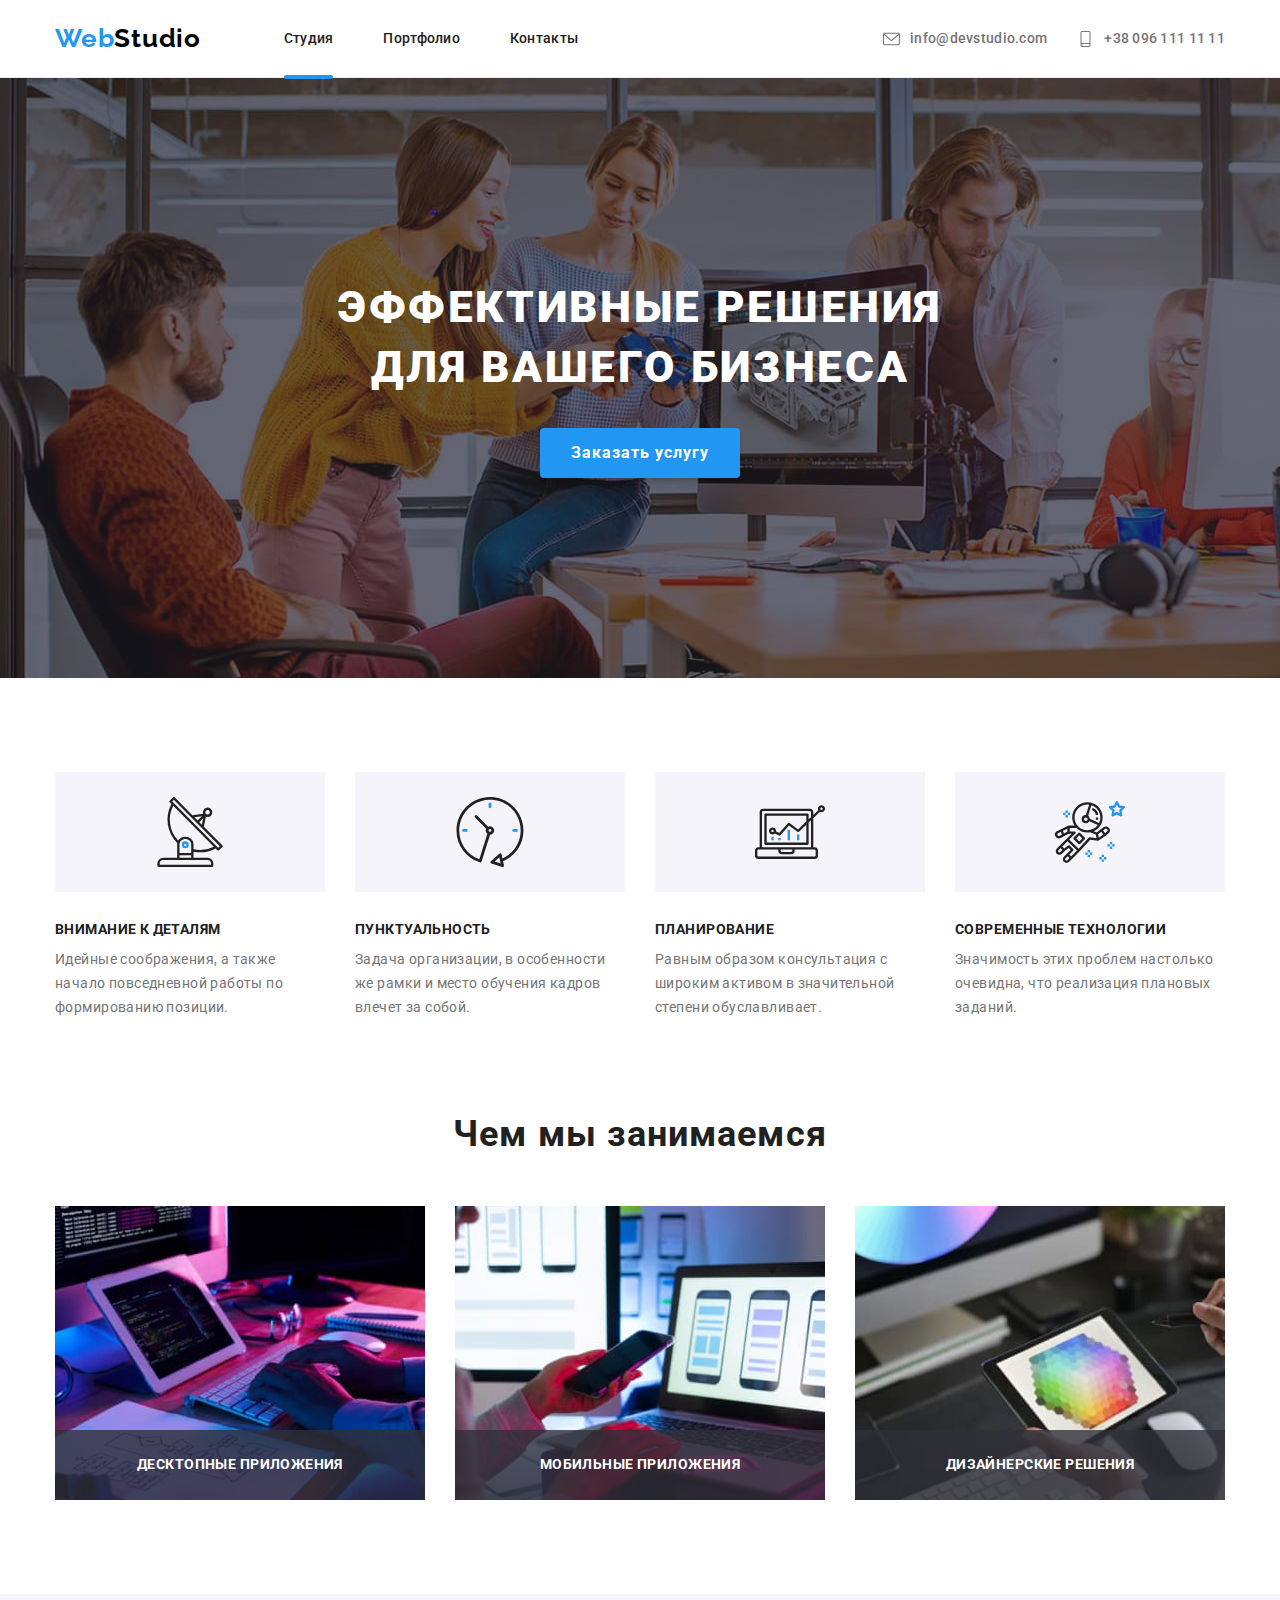
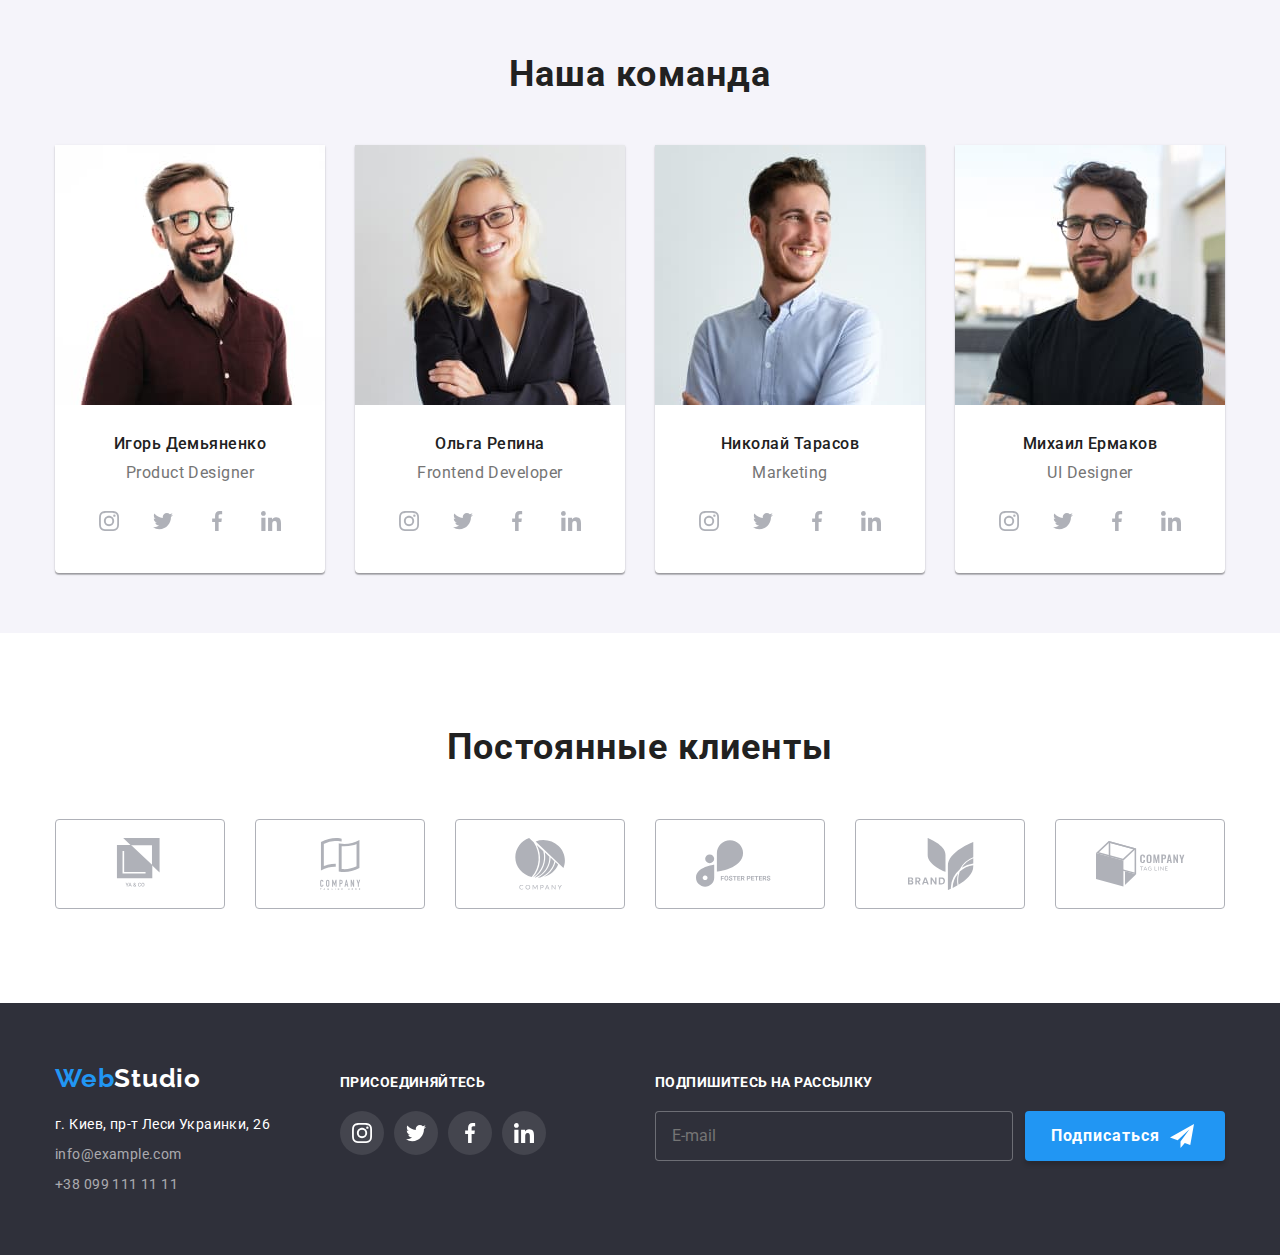
<file: index.html>
<!DOCTYPE html>
<html lang="ru">

<head>
  <meta charset="UTF-8" />
  <meta name="viewport" content="width=device-width, initial-scale=1.0" />
  <link href="https://fonts.googleapis.com/css2?family=Roboto:wght@400;500;700;900&display=swap" rel="stylesheet" />
  <link href="https://fonts.googleapis.com/css2?family=Raleway:wght@700&display=swap" rel="stylesheet" />
  <!-- <link rel="stylesheet" href="./css/normalize.css" /> -->
  <link rel="stylesheet" href="./css/main.min.css" />
  <title>Студия</title>
</head>

<body>
  <header class="header">
      <div class="container">
          <nav class="nav">
            <a href="./index.html" class="logo-title"><span class="logo-title--style">Web</span>Studio</a>
            <button type="button" class="header__menu-btn" data-menu-button aria-expanded="false">
              <svg class="header__menu-btn--svg" 
                   width="25" 
                   height="25" 
                   aria-label="переключатель мобильного меню">
                <use href="./images/sprite.svg#menu-btn-header" class="header__menu-btn--open"></use>
                <use href="./images/sprite.svg#close-btn-header" class="header__menu-btn--close"></use>
              </svg>
           </button>

            <div class="header__menu-container" data-menu>
              <ul class="menu menu-contacts">
                <li class="menu__item">
                  <a href="./index.html" class="menu__link current-page">Студия</a>
                </li>
                <li class="menu__item">
                  <a href="./portfolio.html" target="_self" class="menu__link">Портфолио</a>
                </li>
                <li class="menu__item">
                  <a href="" class="menu__link">Контакты</a>
                </li>
              </ul>
        
          
              <ul class="contacts menu-contacts">
                <li class="contacts__item">
                  <a href="mailto:info@devstudio.com" class="contacts__link">
                    <svg class="contacts__icon">
                      <use href="./images/sprite.svg#envelope"></use>
                    </svg>
                    info@devstudio.com</a>
                </li>
                <li class="contacts__item">
                  <a href="tel:+380961111111" class="contacts__link">
                    <svg class="contacts__icon">
                      <use href="./images/sprite.svg#smartphone"></use>
                    </svg>
                    +38 096 111 11 11</a>
                </li>
              </ul>
            </div>
          </nav>
        </div>
    </header>

  <main class="main">
    <!-- HERO -->
    <section class="hero">
      <div class="container">
        <h1 class="hero-title">Эффективные решения <br>для вашего бизнеса</h1>
        <button type="button" class="button" data-modal-open>Заказать услугу</button>
      </div>
    </section>
    <!-- Features -->
    <section class="features-section">
      <div class="container">
        <h2 hidden class="section-title">Особенности</h2>
        <ul class="features-list">
          <li class="features-item">
            <h3 class="features-title">Внимание к деталям</h3>
            <p class="features-description">
              Идейные соображения, а также начало повседневной работы по
              формированию позиции.
            </p>
          </li>
          <li class="features-item">
            <h3 class="features-title">Пунктуальность</h3>
            <p class="features-description">
              Задача организации, в особенности же рамки и место обучения
              кадров влечет за собой.
            </p>
          </li>
          <li class="features-item">
            <h3 class="features-title">Планирование</h3>
            <p class="features-description">
              Равным образом консультация с широким активом в значительной
              степени обуславливает.
            </p>
          </li>
          <li class="features-item">
            <h3 class="features-title">Современные технологии</h3>
            <p class="features-description">
              Значимость этих проблем настолько очевидна, что реализация
              плановых заданий.
            </p>
          </li>
        </ul>
      </div>
    </section>

    <!-- What we do -->
    <section class="activity-section">
      <div class="container">
        <h2 class="section-title">Чем мы занимаемся</h2>
        <ul class="activity-list">
          <li class="activity-item">
            <div class="activity-img">
              <img alt="разработчик пишет код на клавиатуре" src="./images/work-on-keyboard.jpg"
                srcset="./images/work-on-keyboard@2x.jpg 2x" width="370" height="294" />
              <p class="activity-text">Десктопные приложения</p>
            </div>
          </li>
          <li class="activity-item">
            <div class="activity-img">
              <img alt="девушка подбирает варианты дизайна сайта на ноутбуке" src="./images/laptop-work.jpg"
                srcset="./images/laptop-work@2x.jpg 2x" width="370" height="294" />
              <p class="activity-text">Мобильные приложения</p>
            </div>
          </li>
          <li class="activity-item">
            <div class="activity-img">
              <img alt="человек выбирает цвет из палитры на планшете" src="./images/tablet-work.jpg"
                srcset="./images/tablet-work@2x.jpg 2x" width="370" height="294" />
              <p class="activity-text">Дизайнерские решения</p>
            </div>
          </li>
        </ul>
      </div>
    </section>

    <!-- Our team -->
    <section class="team-section">
      <div class="container">
        <h2 class="section-title">Наша команда</h2>
        <ul class="team-card">
          <li class="team-card-item">
            <picture>
              <source srcset="./images/team/img-desktop.jpg 1x, ./images/team/img-desktop@2x.jpg 2x"
                media="(min-width: 1200px)">
              <source srcset="./images/team/img-tablet.jpg 1x, ./images/team/img-tablet@2x.jpg 2x"
                media="(min-width: 768px)">
              <source srcset="./images/team/img-mobile.jpg 1x, ./images/team/img-mobile@2x.jpg 2x"
                media="(min-width: 320px)">
              <img src="./images/team/img-mobile.jpg" alt="Фото Игоря Демьяненко" class="team-card-photo">
            </picture>
            <h3 class="team-employee name">Игорь Демьяненко</h3>
            <p class="team-employee" lang="en">Product Designer</p>
            <ul class="social-links__list">
              <li class="social-links__item">
                <a href="" class="social-links__icon">
                  <svg>
                    <use href="./images/sprite.svg#instagram"></use>
                  </svg>
                </a>
              </li>
              <li class="social-links__item">
                <a href="" class="social-links__icon">
                  <svg>
                    <use href="./images/sprite.svg#twitter"></use>
                  </svg>
                </a>
              </li>
              <li class="social-links__item">
                <a href="" class="social-links__icon">
                  <svg>
                    <use href="./images/sprite.svg#facebook"></use>
                  </svg>
                </a>
              </li>
              <li class="social-links__item">
                <a href="" class="social-links__icon">
                  <svg>
                    <use href="./images/sprite.svg#linkedin"></use>
                  </svg>
                </a>
              </li>
            </ul>
          </li>

          <li class="team-card-item">
            <picture>
              <source srcset="./images/team/img-1-desktop.jpg 1x, ./images/team/img-1-desktop@2x.jpg 2x"
                media="(min-width: 1200px)">
              <source srcset="./images/team/img-1-tablet.jpg 1x, ./images/team/img-1-tablet@2x.jpg 2x"
                media="(min-width: 768px)">
              <source srcset="./images/team/img-1-mobile.jpg 1x, ./images/team/img-1-mobile@2x.jpg 2x"
                media="(min-width: 320px)">
              <img src="./images/team/img-1-mobile.jpg" alt="Фото Ольги Репиной" class="team-card-photo">
            </picture>
            <h3 class="team-employee name">Ольга Репина</h3>
            <p class="team-employee" lang="en">Frontend Developer</p>
            <ul class="social-links__list">
              <li class="social-links__item">
                <a href="" class="social-links__icon">
                  <svg>
                    <use href="./images/sprite.svg#instagram"></use>
                  </svg>
                </a>
              </li>
              <li class="social-links__item">
                <a href="" class="social-links__icon">
                  <svg>
                    <use href="./images/sprite.svg#twitter"></use>
                  </svg>
                </a>
              </li>
              <li class="social-links__item">
                <a href="" class="social-links__icon">
                  <svg>
                    <use href="./images/sprite.svg#facebook"></use>
                  </svg>
                </a>
              </li>
              <li class="social-links__item">
                <a href="" class="social-links__icon">
                  <svg>
                    <use href="./images/sprite.svg#linkedin"></use>
                  </svg>
                </a>
              </li>
            </ul>
          </li>

          <li class="team-card-item">
            <picture>
              <source srcset="./images/team/img-2-desktop.jpg 1x, ./images/team/img-2-desktop@2x.jpg 2x"
                media="(min-width: 1200px)">
              <source srcset="./images/team/img-2-tablet.jpg 1x, ./images/team/img-2-tablet@2x.jpg 2x"
                media="(min-width: 768px)">
              <source srcset="./images/team/img-2-mobile.jpg 1x, ./images/team/img-2-mobile@2x.jpg 2x"
                media="(min-width: 320px)">
              <img src="./images/team/img-2-mobile.jpg" alt="Фото Николая Тарасова" class="team-card-photo">
            </picture>
            <h3 class="team-employee name">Николай Тарасов</h3>
            <p class="team-employee" lang="en">Marketing</p>
            <ul class="social-links__list">
              <li class="social-links__item">
                <a href="" class="social-links__icon">
                  <svg>
                    <use href="./images/sprite.svg#instagram"></use>
                  </svg>
                </a>
              </li>
              <li class="social-links__item">
                <a href="" class="social-links__icon">
                  <svg>
                    <use href="./images/sprite.svg#twitter"></use>
                  </svg>
                </a>
              </li>
              <li class="social-links__item">
                <a href="" class="social-links__icon">
                  <svg>
                    <use href="./images/sprite.svg#facebook"></use>
                  </svg>
                </a>
              </li>
              <li class="social-links__item">
                <a href="" class="social-links__icon">
                  <svg>
                    <use href="./images/sprite.svg#linkedin"></use>
                  </svg>
                </a>
              </li>
            </ul>
          </li>
          <li class="team-card-item">
            <picture>
              <source srcset="./images/team/img-3-desktop.jpg 1x, ./images/team/img-3-desktop@2x.jpg 2x"
                media="(min-width: 1200px)">
              <source srcset="./images/team/img-3-tablet.jpg 1x, ./images/team/img-3-tablet@2x.jpg 2x"
                media="(min-width: 768px)">
              <source srcset="./images/team/img-3-mobile.jpg 1x, ./images/team/img-3-mobile@2x.jpg 2x"
                media="(min-width: 320px)">
              <img src="./images/team/img-3-mobile.jpg" alt="Фото Михаила Ермакова" class="team-card-photo">
            </picture>
            <h3 class="team-employee name">Михаил Ермаков</h3>
            <p class="team-employee" lang="en">UI Designer</p>

            <ul class="social-links__list">
              <li class="social-links__item">
                <a href="" class="social-links__icon">
                  <svg>
                    <use href="./images/sprite.svg#instagram"></use>
                  </svg>
                </a>
              </li>
              <li class="social-links__item">
                <a href="" class="social-links__icon">
                  <svg>
                    <use href="./images/sprite.svg#twitter"></use>
                  </svg>
                </a>
              </li>
              <li class="social-links__item">
                <a href="" class="social-links__icon">
                  <svg>
                    <use href="./images/sprite.svg#facebook"></use>
                  </svg>
                </a>
              </li>
              <li class="social-links__item">
                <a href="" class="social-links__icon">
                  <svg>
                    <use href="./images/sprite.svg#linkedin"></use>
                  </svg>
                </a>
              </li>
            </ul>
          </li>
        </ul>
      </div>
    </section>

    <section class="clients">
      <div class="container">
        <h2 class="section-title">Постоянные клиенты</h2>
        <ul class="clients__list">
          <li class="clients__item">
            <a href="" class="clients__logo">
              <svg>
                <use href="./images/sprite.svg#logo-1"></use>
              </svg>
            </a>
          </li>
          <li class="clients__item">
            <a href="" class="clients__logo">
              <svg>
                <use href="./images/sprite.svg#logo-2"></use>
              </svg>
            </a>
          </li>
          <li class="clients__item">
            <a href="" class="clients__logo">
              <svg>
                <use href="./images/sprite.svg#logo-3"></use>
              </svg>
            </a>
          </li>
          <li class="clients__item">
            <a href="" class="clients__logo">
              <svg>
                <use href="./images/sprite.svg#logo-4"></use>
              </svg>
            </a>
          </li>
          <li class="clients__item">
            <a href="" class="clients__logo">
              <svg>
                <use href="./images/sprite.svg#logo-5"></use>
              </svg>
            </a>
          </li>
          <li class="clients__item">
            <a href="" class="clients__logo">
              <svg>
                <use href="./images/sprite.svg#logo-6"></use>
              </svg>
            </a>
          </li>
        </ul>
      </div>
    </section>
  </main>

  <footer class="footer">
    <div class="container footer-container">
      
        <div class="address-container">
          <h2 lang="en" class="logo-footer-margin">
            <a href="./index.html" class="logo-title logo-footer"><span class="logo-title--style">Web</span>Studio</a>
          </h2>
          <address class="address-footer">
            <ul class="address-list">
              <li>
                <a href="https://goo.gl/maps/prgFG9baDRmCMGkZ7" target="_blank">г. Киев, пр-т Леси Украинки, 26</a><br />
              </li>
        
              <li class="address-item">
                <a href="mailto:info@example.com">info@example.com</a>
                <br />
              </li>
        
              <li class="address-item">
                <a href="tel:+380991111111">+38 099 111 11 11</a>
              </li>
            </ul>
          </address>
        </div>
        
        <div class="social-links__footer">
          <em class="social-links__title">Присоединяйтесь</em>
          <ul class="social-links__list_footer">
            <li class="social-links__item_margin">
              <a href="" class="social-links__icon_footer">
                <svg>
                  <use href="./images/sprite.svg#instagram"></use>
                </svg>
              </a>
            </li>
            <li class="social-links__item_margin">
              <a href="" class="social-links__icon_footer">
                <svg>
                  <use href="./images/sprite.svg#twitter"></use>
                </svg>
              </a>
            </li>
            <li class="social-links__item_margin">
              <a href="" class="social-links__icon_footer">
                <svg>
                  <use href="./images/sprite.svg#facebook"></use>
                </svg>
              </a>
            </li>
            <li class="social-links__item_margin">
              <a href="" class="social-links__icon_footer">
                <svg>
                  <use href="./images/sprite.svg#linkedin"></use>
                </svg>
              </a>
            </li>
          </ul>
        </div>
      

      <div class="social-links__footer subscribe__form">
        <form>
          <div role="group">
            <em class="social-links__title">Подпишитесь на рассылку</em>
            <div class="subscribe__form--position">
              <label>
                <input type="email" name="client-email(subscribe)" placeholder="E-mail" class="subscribe__form-field">
              </label>
              <button type="submit" class="button send-button">Подписаться
                <svg class="subscribe__icon--send">
                  <use href="./images/sprite.svg#send-icon"></use>
                </svg>
              </button>
            </div>
          </div>
        </form>
      </div>
    </div>
  </footer>

  <div class="backdrop is-hidden" data-modal>
      <div class="modal">
        <button type="button" class="close-btn" data-modal-close>
          <svg class="close-btn-icon">
            <use href="./images/sprite.svg#close-btn"></use>
          </svg>
        </button>
      
        <form class="order-form">
          <div role="group">
            <h2 class="order-form__title">Оставьте свои данные, мы вам перезвоним</h2>
      
            <label class="order-form__label">
              Имя
              <input type="text" name="client-name" class="order-form__field" placeholder=" " required autocomplete="off">
              <svg class="order-form__image">
                <use href="./images/sprite.svg#person-icon"></use>
              </svg>
      
            </label>
      
            <label class="order-form__label">
              Телефон
              <input type="tel" name="client-tel" class="order-form__field" required autocomplete="off">
              <svg class="order-form__image">
                <use href="./images/sprite.svg#phone-icon"></use>
              </svg>
      
            </label>
      
            <label class="order-form__label">
              Почта
              <input type="email" name="client-email" class="order-form__field" required autocomplete="off">
              <svg class="order-form__image">
                <use href="./images/sprite.svg#email-icon"></use>
              </svg>
      
            </label>
      
            <label class="order-form__label order-form__label--margin">
              Комментарий
              <textarea name="client-comment" class="order-form__field order-form__textarea" placeholder="Введите текст"
                autocomplete="off"></textarea>
            </label>
      
            <input type="checkbox" id="check-policy" name="policy" class="order-form__checkbox visually-hidden"
              value="accept-policy" checked>
            <label for="check-policy" class="order-form__policy">
              Соглашаюсь с рассылкой и принимаю &nbsp;<a href="#" class="order-form__link">Условия
                договора</a>
            </label>
      
            <button type="submit" class="button order-form__button--centered">Отправить</button>
      
          </div>
      
        </form>
      </div>
    </div>

  <script src="./js/modal.js">
  </script>
  <script src="./js/menu.js">
  </script>
</body>

</html>
</file>
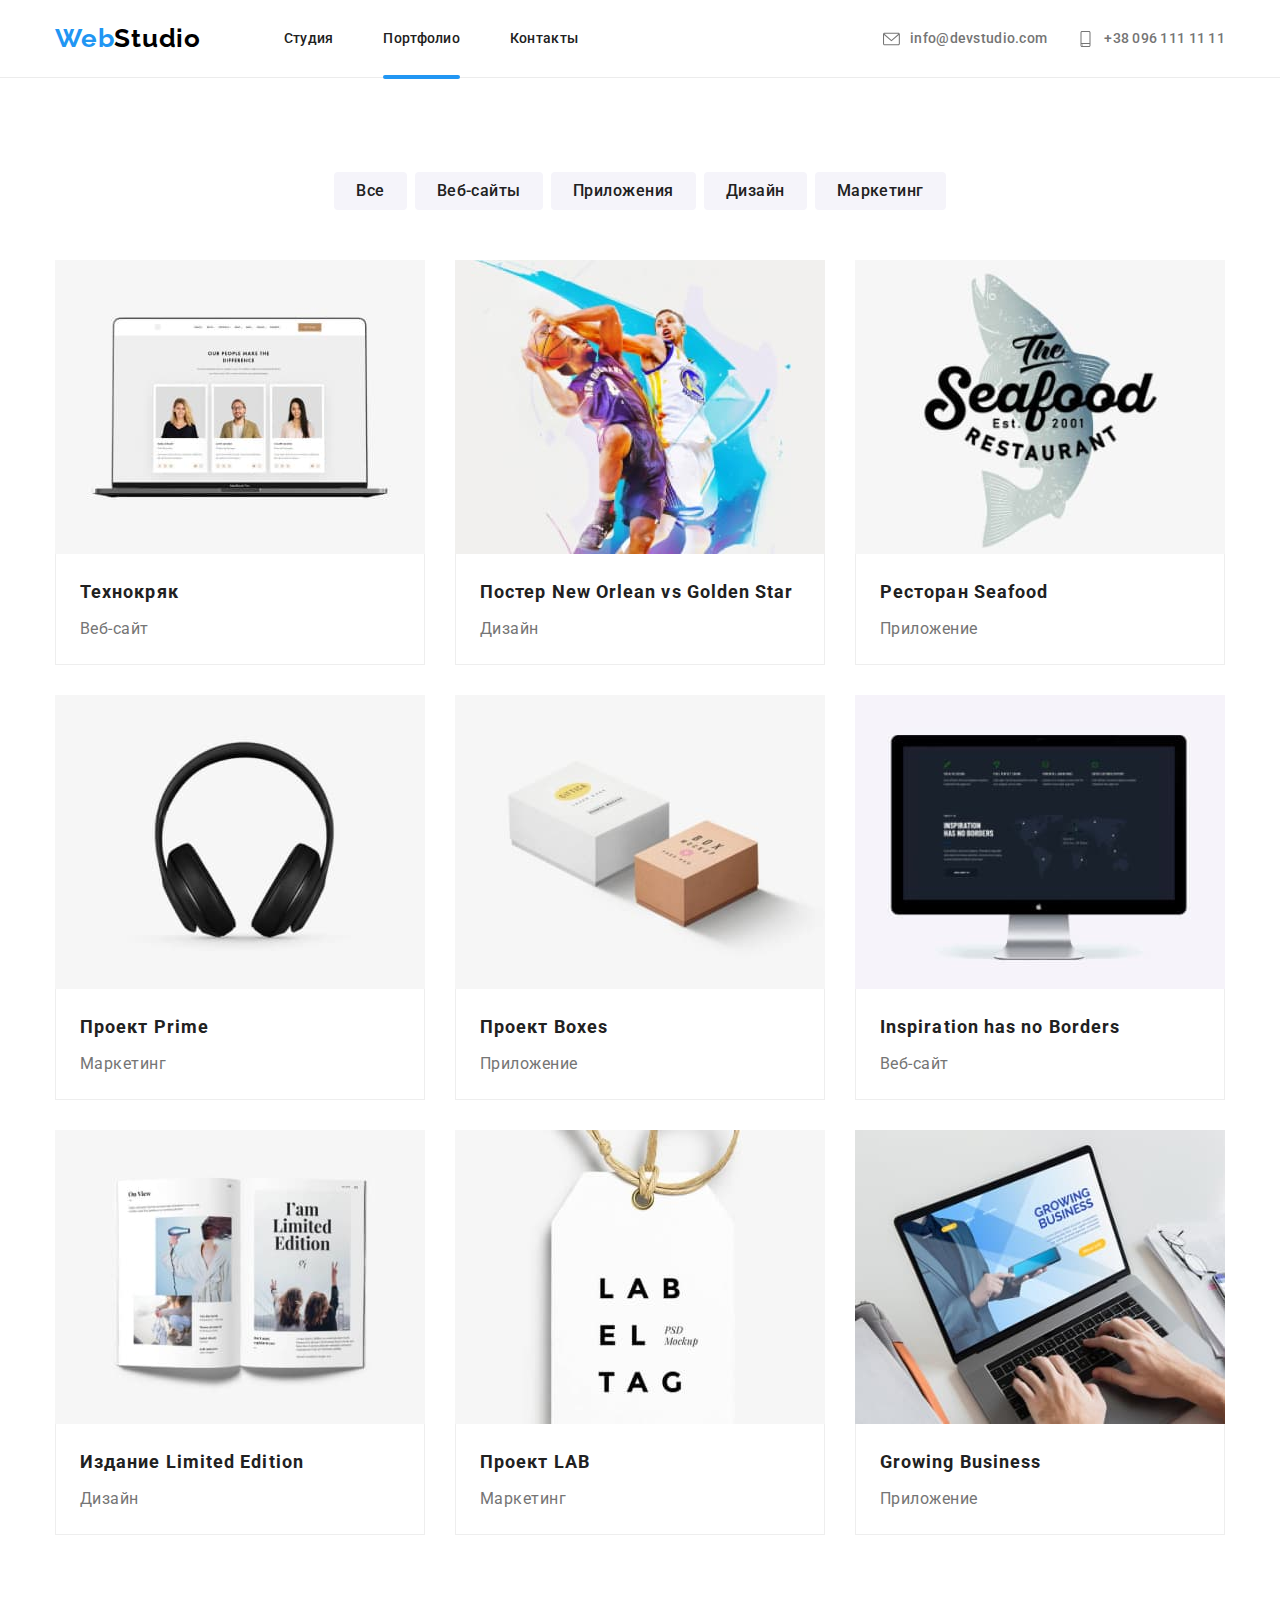
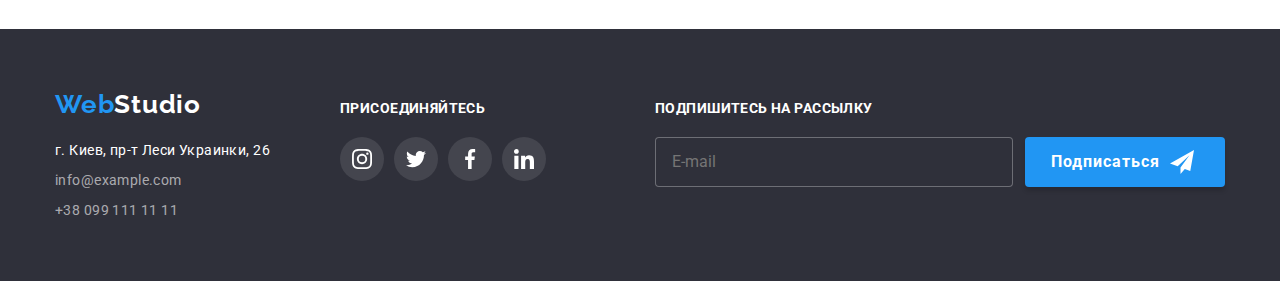
<file: portfolio.html>
<!-- PORTFOLIO -->
<!DOCTYPE html>
<html lang="ru">
  <head>
    <meta charset="UTF-8" />
    <meta name="viewport" content="width=device-width, initial-scale=1.0" />
    <link
      href="https://fonts.googleapis.com/css2?family=Roboto:wght@400;500;700;900&display=swap"
      rel="stylesheet"
    />
    <link
      href="https://fonts.googleapis.com/css2?family=Raleway:wght@700&display=swap"
      rel="stylesheet"
    />
    <!-- <link rel="stylesheet" href="./css/normalize.css" /> -->
    <link rel="stylesheet" href="./css/portfolio.min.css">
    <title>Портфолио</title>
  </head>
  <body>
    <header class="header">
      <div class="container">
          <nav class="nav">
            <a href="./index.html" class="logo-title"><span class="logo-title--style">Web</span>Studio</a>
            <button type="button" class="header__menu-btn" data-menu-button aria-expanded="false">
              <svg class="header__menu-btn--svg" 
                   width="25" 
                   height="25" 
                   aria-label="переключатель мобильного меню">
                <use href="./images/sprite.svg#menu-btn-header" class="header__menu-btn--open"></use>
                <use href="./images/sprite.svg#close-btn-header" class="header__menu-btn--close"></use>
              </svg>
           </button>

            <div class="header__menu-container" data-menu>
              <ul class="menu menu-contacts">
                <li class="menu__item">
                  <a href="./index.html" class="menu__link">Студия</a>
                </li>
                <li class="menu__item">
                  <a href="./portfolio.html" target="_self" class="menu__link current-page">Портфолио</a>
                </li>
                <li class="menu__item">
                  <a href="" class="menu__link">Контакты</a>
                </li>
              </ul>
        
          
              <ul class="contacts menu-contacts">
                <li class="contacts__item">
                  <a href="mailto:info@devstudio.com" class="contacts__link">
                    <svg class="contacts__icon">
                      <use href="./images/sprite.svg#envelope"></use>
                    </svg>
                    info@devstudio.com</a>
                </li>
                <li class="contacts__item">
                  <a href="tel:+380961111111" class="contacts__link">
                    <svg class="contacts__icon">
                      <use href="./images/sprite.svg#smartphone"></use>
                    </svg>
                    +38 096 111 11 11</a>
                </li>
              </ul>
            </div>
          </nav>
        </div>
    </header>
    <main class="main">
      <section class="portfolio">
        <div class="container">
          <h2 hidden>Портфолио</h2>
          <ul class="filter-list">
            <li class="filter-item">
              <a href="" class="filter-btn">Все</a>
            </li>
            <li class="filter-item">
              <a href="" class="filter-btn">Веб-сайты</a>
            </li>
            <li class="filter-item">
              <a href="" class="filter-btn">Приложения</a>
            </li>
            <li class="filter-item">
              <a href="" class="filter-btn">Дизайн</a>
            </li>
            <li class="filter-item">
              <a href="" class="filter-btn">Маркетинг</a>
            </li>
          </ul>
        </div>

        <div class="container">
          <ul class="project-list">
            <li class="project-item">
              <a href="">
                <div class="project-image">
                  <picture>
                    <source srcset="./images/portfolio-img/technokrack.jpg 1x, ./images/portfolio-img/technokrack@2x.jpg 2x" media="(min-width: 1200px)">
                    <source srcset="./images/portfolio-img/tablet/tech-tab.jpg 1x, ./images/portfolio-img/tablet/tech-tab@2x.jpg 2x" media="(min-width: 768px)">
                    <source srcset="./images/portfolio-img/mobile/tech-mob.jpg 1x, ./images/portfolio-img/mobile/tech-mob@2x.jpg 2x" media="(min-width: 320px)">
                    <img src="./images/portfolio-img/mobile/tech-mob.jpg" alt="Веб-сайт Технокряк">
                  </picture>
                  <p class="project-overlay">
                    Технокряк это современная площадка распространения
                    коронавируса. Компании используют эту платформу для
                    цифрового шпионажа и атак на защищённые сервера конкурентов.
                  </p>
                </div>
                <div class="project__text_border">
                  <h3 class="project-title">Технокряк</h3>
                  <p class="project-category">Веб-сайт</p>
                </div>
              </a>
            </li>
            <li class="project-item">
              <a href="">
                <div class="project-image">
                  <picture>
                    <source srcset="./images/portfolio-img/poster-new-orlean.jpg 1x, ./images/portfolio-img/poster-new-orlean@2x.jpg 2x"
                      media="(min-width: 1200px)">
                    <source srcset="./images/portfolio-img/tablet/poster-tab.jpg 1x, ./images/portfolio-img/tablet/poster-tab@2x.jpg 2x"
                      media="(min-width: 768px)">
                    <source srcset="./images/portfolio-img/mobile/poster-mob.jpg 1x, ./images/portfolio-img/mobile/poster-mob@2x.jpg 2x"
                      media="(min-width: 320px)">
                    <img src="./images/portfolio-img/mobile/poster-mob.jpg" alt="Постер с баскетболистами">
                  </picture>
                  <p class="project-overlay">
                    Технокряк это современная площадка распространения
                    коронавируса. Компании используют эту платформу для
                    цифрового шпионажа и атак на защищённые сервера конкурентов.
                  </p>
                </div>
                <div class="project__text_border">
                  <h3 class="project-title">
                    Постер <span lang="en">New Orlean vs Golden Star</span>
                  </h3>
                  <p class="project-category">Дизайн</p>
                </div>
              </a>
            </li>
            <li class="project-item">
              <a href="">
                <div class="project-image">
                  <picture>
                    <source srcset="./images/portfolio-img/seafood.jpg 1x, ./images/portfolio-img/seafood@2x.jpg 2x"
                      media="(min-width: 1200px)">
                    <source srcset="./images/portfolio-img/tablet/seafood-tab.jpg 1x, ./images/portfolio-img/tablet/seafood-tab@2x.jpg 2x"
                      media="(min-width: 768px)">
                    <source srcset="./images/portfolio-img/mobile/seafood-mob.jpg 1x, ./images/portfolio-img/mobile/seafood-mob@2x.jpg 2x"
                      media="(min-width: 320px)">
                    <img src="./images/portfolio-img/mobile/seafood.jpg" alt="Ресторан Сиафуд">
                  </picture>
                  <p class="project-overlay">
                    Технокряк это современная площадка распространения
                    коронавируса. Компании используют эту платформу для
                    цифрового шпионажа и атак на защищённые сервера конкурентов.
                  </p>
                </div>

                <div class="project__text_border">
                  <h3 class="project-title">
                    Ресторан <span lang="en">Seafood</span>
                  </h3>
                  <p class="project-category">Приложение</p>
                </div>
              </a>
            </li>
            <li class="project-item">
              <a href="">
                <div class="project-image">
                  <picture>
                    <source srcset="./images/portfolio-img/project-prime.jpg 1x, ./images/portfolio-img/project-prime@2x.jpg 2x"
                      media="(min-width: 1200px)">
                    <source srcset="./images/portfolio-img/tablet/headph-tab.jpg 1x, ./images/portfolio-img/tablet/headph-tab@2x.jpg 2x"
                      media="(min-width: 768px)">
                    <source srcset="./images/portfolio-img/mobile/headph-mob.jpg 1x, ./images/portfolio-img/mobile/headph-mob@2x.jpg 2x"
                      media="(min-width: 320px)">
                    <img src="./images/portfolio-img/mobile/headph-mob.jpg" alt="Фото наушников">
                  </picture>
                  <p class="project-overlay">
                    Технокряк это современная площадка распространения
                    коронавируса. Компании используют эту платформу для
                    цифрового шпионажа и атак на защищённые сервера конкурентов.
                  </p>
                </div>

                <div class="project__text_border">
                  <h3 class="project-title">
                    Проект <span lang="en">Prime</span>
                  </h3>
                  <p class="project-category">Маркетинг</p>
                </div>
              </a>
            </li>
            <li class="project-item">
              <a href="">
                <div class="project-image">
                  <picture>
                    <source srcset="./images/portfolio-img/boxes.jpg 1x, ./images/portfolio-img/boxes@2x.jpg 2x"
                      media="(min-width: 1200px)">
                    <source srcset="./images/portfolio-img/tablet/boxes-tab.jpg 1x, ./images/portfolio-img/tablet/boxes-tab@2x.jpg 2x"
                      media="(min-width: 768px)">
                    <source srcset="./images/portfolio-img/mobile/boxes-mob.jpg 1x, ./images/portfolio-img/mobile/boxes-mob@2x.jpg 2x"
                      media="(min-width: 320px)">
                    <img src="./images/portfolio-img/mobile/boxes-mob.jpg" alt="Коробки">
                  </picture>
                  <p class="project-overlay">
                    Технокряк это современная площадка распространения
                    коронавируса. Компании используют эту платформу для
                    цифрового шпионажа и атак на защищённые сервера конкурентов.
                  </p>
                </div>
                <div class="project__text_border">
                  <h3 class="project-title">
                    Проект <span lang="en">Boxes</span>
                  </h3>
                  <p class="project-category">Приложение</p>
                </div>
              </a>
            </li>
            <li class="project-item">
              <a href="">
                <div class="project-image">
                  <picture>
                    <source srcset="./images/portfolio-img/inspiration.jpg 1x, ./images/portfolio-img/inspiration@2x.jpg 2x"
                      media="(min-width: 1200px)">
                    <source srcset="./images/portfolio-img/tablet/monitor-tab.jpg 1x, ./images/portfolio-img/tablet/monitor-tab@2x.jpg 2x"
                      media="(min-width: 768px)">
                    <source srcset="./images/portfolio-img/mobile/monitor-mob.jpg 1x, ./images/portfolio-img/mobile/monitor-mob@2x.jpg 2x"
                      media="(min-width: 320px)">
                    <img src="./images/portfolio-img/mobile/monitor-mob.jpg" alt="Монитор">
                  </picture>
                  <p class="project-overlay">
                    Технокряк это современная площадка распространения
                    коронавируса. Компании используют эту платформу для
                    цифрового шпионажа и атак на защищённые сервера конкурентов.
                  </p>
                </div>
                <div class="project__text_border">
                  <h3 lang="en" class="project-title">
                    Inspiration has no Borders
                  </h3>
                  <p class="project-category">Веб-сайт</p>
                </div>
              </a>
            </li>
            <li class="project-item">
              <a href="">
                <div class="project-image">
                  <picture>
                    <source srcset="./images/portfolio-img/limited-edition.jpg 1x, ./images/portfolio-img/limited-edition@2x.jpg 2x"
                      media="(min-width: 1200px)">
                    <source srcset="./images/portfolio-img/tablet/book-tab.jpg 1x, ./images/portfolio-img/tablet/book-tab@2x.jpg 2x"
                      media="(min-width: 768px)">
                    <source srcset="./images/portfolio-img/mobile/book-mob.jpg 1x, ./images/portfolio-img/mobile/book-mob@2x.jpg 2x"
                      media="(min-width: 320px)">
                    <img src="./images/portfolio-img/mobile/book-mob.jpg" alt="Журнал">
                  </picture>
                  <p class="project-overlay">
                    Технокряк это современная площадка распространения
                    коронавируса. Компании используют эту платформу для
                    цифрового шпионажа и атак на защищённые сервера конкурентов.
                  </p>
                </div>
                <div class="project__text_border">
                  <h3 class="project-title">
                    Издание <span lang="en">Limited Edition</span>
                  </h3>
                  <p class="project-category">Дизайн</p>
                </div>
              </a>
            </li>
            <li class="project-item">
              <a href="">
                <div class="project-image">
                  <picture>
                    <source srcset="./images/portfolio-img/project-lab.jpg 1x, ./images/portfolio-img/project-lab@2x.jpg 2x"
                      media="(min-width: 1200px)">
                    <source srcset="./images/portfolio-img/tablet/label-tab.jpg 1x, ./images/portfolio-img/tablet/label-tab@2x.jpg 2x"
                      media="(min-width: 768px)">
                    <source srcset="./images/portfolio-img/mobile/label-mob.jpg 1x, ./images/portfolio-img/mobile/label-mob@2x.jpg 2x"
                      media="(min-width: 320px)">
                    <img src="./images/portfolio-img/mobile/label-mob.jpg" alt="Бирка">
                  </picture>
                  <p class="project-overlay">
                    Технокряк это современная площадка распространения
                    коронавируса. Компании используют эту платформу для
                    цифрового шпионажа и атак на защищённые сервера конкурентов.
                  </p>
                </div>
                <div class="project__text_border">
                  <h3 class="project-title">
                    Проект <span lang="en">LAB</span>
                  </h3>
                  <p class="project-category">Маркетинг</p>
                </div>
              </a>
            </li>
            <li class="project-item">
              <a href="">
                <div class="project-image">
                  <picture>
                    <source srcset="./images/portfolio-img/growing-business.jpg 1x, ./images/portfolio-img/growing-business@2x.jpg 2x"
                      media="(min-width: 1200px)">
                    <source srcset="./images/portfolio-img/tablet/laptop-tab.jpg 1x, ./images/portfolio-img/tablet/laptop-tab@2x.jpg 2x"
                      media="(min-width: 768px)">
                    <source srcset="./images/portfolio-img/mobile/laptop-mob.jpg 1x, ./images/portfolio-img/mobile/laptop-mob@2x.jpg 2x"
                      media="(min-width: 320px)">
                    <img src="./images/portfolio-img/mobile/laptop-mob.jpg" alt="Ноутбук">
                  </picture>
                  <p class="project-overlay">
                    Технокряк это современная площадка распространения
                    коронавируса. Компании используют эту платформу для
                    цифрового шпионажа и атак на защищённые сервера конкурентов.
                  </p>
                </div>
                <div class="project__text_border">
                  <h3 lang="en" class="project-title">Growing Business</h3>
                  <p class="project-category">Приложение</p>
                </div>
              </a>
            </li>
          </ul>
        </div>
      </section>
    </main>

    <footer class="footer">
      <div class="container footer-container">
        
          <div class="address-container">
            <h2 lang="en" class="logo-footer-margin">
              <a href="./index.html" class="logo-title logo-footer"><span class="logo-title--style">Web</span>Studio</a>
            </h2>
            <address class="address-footer">
              <ul class="address-list">
                <li>
                  <a href="https://goo.gl/maps/prgFG9baDRmCMGkZ7" target="_blank">г. Киев, пр-т Леси Украинки, 26</a><br />
                </li>
          
                <li class="address-item">
                  <a href="mailto:info@example.com">info@example.com</a>
                  <br />
                </li>
          
                <li class="address-item">
                  <a href="tel:+380991111111">+38 099 111 11 11</a>
                </li>
              </ul>
            </address>
          </div>
          
          <div class="social-links__footer">
            <em class="social-links__title">Присоединяйтесь</em>
            <ul class="social-links__list_footer">
              <li class="social-links__item_margin">
                <a href="" class="social-links__icon_footer">
                  <svg>
                    <use href="./images/sprite.svg#instagram"></use>
                  </svg>
                </a>
              </li>
              <li class="social-links__item_margin">
                <a href="" class="social-links__icon_footer">
                  <svg>
                    <use href="./images/sprite.svg#twitter"></use>
                  </svg>
                </a>
              </li>
              <li class="social-links__item_margin">
                <a href="" class="social-links__icon_footer">
                  <svg>
                    <use href="./images/sprite.svg#facebook"></use>
                  </svg>
                </a>
              </li>
              <li class="social-links__item_margin">
                <a href="" class="social-links__icon_footer">
                  <svg>
                    <use href="./images/sprite.svg#linkedin"></use>
                  </svg>
                </a>
              </li>
            </ul>
          </div>
        
  
        <div class="social-links__footer subscribe__form">
          <form>
            <div role="group">
              <em class="social-links__title">Подпишитесь на рассылку</em>
              <div class="subscribe__form--position">
                <label>
                  <input type="email" name="client-email(subscribe)" placeholder="E-mail" class="subscribe__form-field">
                </label>
                <button type="submit" class="button send-button">Подписаться
                  <svg class="subscribe__icon--send">
                    <use href="./images/sprite.svg#send-icon"></use>
                  </svg>
                </button>
              </div>
            </div>
          </form>
        </div>
      </div>
    </footer>

    <script src="./js/menu.js" ></script>
  </body>
</html>
</file>
<file: css/main.min.css>
.visually-hidden{position:absolute !important;clip:rect(1px 1px 1px 1px);clip:rect(1px, 1px, 1px, 1px);padding:0 !important;border:0 !important;height:1px !important;width:1px !important;overflow:hidden}/*! modern-normalize v1.0.0 | MIT License | https://github.com/sindresorhus/modern-normalize */*,*::before,*::after{box-sizing:border-box}:root{-moz-tab-size:4;tab-size:4}html{line-height:1.15;-webkit-text-size-adjust:100%}body{margin:0}body{font-family:system-ui,-apple-system,"Segoe UI",Roboto,Helvetica,Arial,sans-serif,"Apple Color Emoji","Segoe UI Emoji"}hr{height:0;color:inherit}abbr[title]{text-decoration:underline dotted}b,strong{font-weight:bolder}code,kbd,samp,pre{font-family:ui-monospace, SFMono-Regular, Consolas, "Liberation Mono", Menlo, monospace;font-size:1em}small{font-size:80%}sub,sup{font-size:75%;line-height:0;position:relative;vertical-align:baseline}sub{bottom:-0.25em}sup{top:-0.5em}table{text-indent:0;border-color:inherit}button,input,optgroup,select,textarea{font-family:inherit;font-size:100%;line-height:1.15;margin:0}button,select{text-transform:none}button,[type="button"],[type="reset"],[type="submit"]{-webkit-appearance:button}::-moz-focus-inner{border-style:none;padding:0}:-moz-focusring{outline:1px dotted ButtonText}:-moz-ui-invalid{box-shadow:none}legend{padding:0}progress{vertical-align:baseline}::-webkit-inner-spin-button,::-webkit-outer-spin-button{height:auto}[type="search"]{-webkit-appearance:textfield;outline-offset:-2px}::-webkit-search-decoration{-webkit-appearance:none}::-webkit-file-upload-button{-webkit-appearance:button;font:inherit}summary{display:list-item}*,*::before,*::after{box-sizing:border-box;margin:0;padding:0}body{max-width:1600px;margin:0 auto;color:#757575;background-color:#fff;font-family:"Roboto", sans-serif;font-weight:400}body.modal-open{overflow:hidden}h2,h3,h4,h5,h6{color:#212121}ul{list-style:none}a{text-decoration:none;color:inherit}img{display:block}.container{padding:0 15px;margin:0 auto}@media screen and (min-width: 480px){.container{width:480px}}@media screen and (min-width: 768px){.container{width:768px}}@media screen and (min-width: 1200px){.container{width:1200px}}.section-title{margin-bottom:30px;font-weight:700;font-size:28px;line-height:1.17;letter-spacing:0.03em;text-align:center}@media screen and (min-width: 1200px){.section-title{margin-bottom:50px;font-size:36px;line-height:1.16}}.logo-title{font-family:"Raleway", sans-serif;font-weight:700;font-size:24px;line-height:1.16;color:#000;letter-spacing:0.03em;padding:16px 0;display:inline-block}.logo-title--style{color:#2196f3}@media screen and (min-width: 1200px){.logo-title{font-size:26px;line-height:1.2}}.logo-title.logo-footer{color:#fff;padding:0}.logo-footer-margin{margin-bottom:20px}.button{width:200px;padding:10px 26px;box-shadow:0px 4px 4px rgba(0,0,0,0.15);border-radius:4px;border:transparent;color:#fff;background-color:#2196f3;font-weight:700;font-size:16px;line-height:1.87;letter-spacing:0.06em;cursor:pointer}.current-page::after{content:"";display:block;position:absolute;top:100%;width:100%;height:4px;border-radius:2px;background-color:#2196f3}@media screen and (max-width: 767px){.current-page::after{margin-top:8px}}@media screen and (min-width: 768px){.current-page::after{margin-top:30px}}@media screen and (min-width: 1200px){.current-page::after{margin-top:28px}}.social-links__list{display:flex;justify-content:center;padding:0 auto;margin-top:16px}@media screen and (min-width: 1200px){.social-links__list{justify-content:space-between;padding:0 32px}}.social-links__list svg{width:20px;height:20px}.social-links__icon{width:44px;height:44px;border-radius:50%;display:flex;align-items:center;justify-content:center;fill:#afb1b8;transition:fill 250ms cubic-bezier(0.4, 0, 0.2, 1),background-color 250ms cubic-bezier(0.4, 0, 0.2, 1)}.social-links__icon:hover,.social-links__icon:focus{fill:#fff;background-color:#2196f3}@media screen and (max-width: 1199px){.social-links__item:not(:last-child){margin-right:10px}}.social-links__title{display:block;font-weight:700;font-style:normal;font-size:14px;line-height:1.14;letter-spacing:0.03em;text-transform:uppercase;color:#fff}.social-links__list_footer{display:flex;justify-content:center;margin-top:20px;padding:0 auto}.social-links__list_footer svg{width:20px;height:20px}.social-links__icon_footer{width:44px;height:44px;fill:#fff;background:rgba(255,255,255,0.1);border-radius:50%;display:flex;justify-content:center;align-items:center;transition:color 250ms cubic-bezier(0.4, 0, 0.2, 1),background-color 250ms cubic-bezier(0.4, 0, 0.2, 1)}.social-links__icon_footer:hover,.social-links__icon_footer:focus{border-radius:50%;background-color:#2196f3}.social-links__item_margin:not(:last-child){margin-right:10px}@media screen and (max-width: 767px){.social-links__footer{margin-top:60px}}.backdrop{position:fixed;overflow-y:scroll;z-index:999;top:0;left:0;width:100%;height:100%;background-color:rgba(0,0,0,0.25);transition:all 500ms cubic-bezier(0.4, 0, 0.2, 1)}.backdrop.is-hidden{opacity:0;pointer-events:none;visibility:hidden;transition:all 500ms linear 100ms}.modal{position:absolute;top:50%;left:50%;width:450px;background-color:#fff;transform:translate(-50%, -50%) scale(1);transition:transform 250ms linear}@media screen and (min-height: 100px) and (max-height: 450px){.modal{top:100%}}@media screen and (max-width: 479px){.modal{width:95%}}@media screen and (min-width: 1200px){.modal{width:528px}}.backdrop.is-hidden .modal{transform:translate(-50%, -50%) scale(0);transition:transform 300ms linear 50ms}.close-btn{position:absolute;top:8px;right:8px;padding:0;background-color:transparent;border:none;cursor:pointer;outline:transparent}.close-btn-icon{width:30px;height:30px;border-radius:50%;border:1px solid rgba(0,0,0,0.1);transition:fill 250ms cubic-bezier(0.4, 0, 0.2, 1)}.close-btn-icon:hover,.close-btn-icon:focus{fill:#2196f3}.order-form{padding:40px;font-size:12px;line-height:1.16;letter-spacing:0.01em;color:#757575}@media screen and (max-width: 479px){.order-form{padding:20px}}.order-form__title{font-weight:700;font-size:20px;line-height:1.15;text-align:center;letter-spacing:0.03em;color:#212121;margin-bottom:12px}@media screen and (max-width: 479px){.order-form__title{font-size:18px;padding:0 20px}}.order-form__label{position:relative;display:block;margin-bottom:12px}.order-form__label--margin{margin-bottom:20px}.order-form__field{width:100%;margin-top:4px;height:40px;border:1px solid rgba(33,33,33,0.2);border-radius:4px;padding-left:42px;transition:border 250ms cubic-bezier(0.4, 0, 0.2, 1)}.order-form__field:focus{border-color:#2196f3;outline:transparent;fill:#2196f3}.order-form__image{position:absolute;left:12px;bottom:11px;width:18px;height:18px;fill:#212121;transition:fill 250ms cubic-bezier(0.4, 0, 0.2, 1)}.order-form__field:focus ~ .order-form__image{fill:#2196f3}.order-form__textarea{resize:none;height:120px;padding:12px 16px}.order-form__textarea::placeholder{color:rgba(117,117,117,0.5);font-size:12px}@media screen and (min-width: 1200px){.order-form__textarea::placeholder{font-size:14px}}.order-form__policy{display:flex;align-items:center;justify-content:flex-start;margin-bottom:30px;font-size:12px;letter-spacing:0.03em}@media screen and (max-width: 479px){.order-form__policy{font-size:8.5px;letter-spacing:0.01em}}@media screen and (min-width: 1200px){.order-form__policy{font-size:14px;line-height:1.71;padding-left:13px}}.order-form__policy::before{content:"";display:inline-flex;margin-right:5px;width:16px;height:16px;border:2px solid #000;border-radius:2px;transition:all 250ms cubic-bezier(0.4, 0, 0.2, 1)}@media screen and (max-width: 479px){.order-form__policy::before{width:12px;height:12px}}.order-form__checkbox:checked+.order-form__policy::before{background-color:#2196f3;background-image:url(../images/modal/vector.svg);background-size:contain;background-repeat:no-repeat;border-color:transparent}.order-form__link{color:#2196f3;text-decoration:underline}.order-form__button--centered{display:block;margin:0 auto}.header{background-color:#fff;border-bottom:1px solid #ececec}@media screen and (max-width: 767px){.header{position:fixed;width:100%;z-index:99}}@media screen and (max-width: 767px){.header__menu-container{position:absolute;display:none;top:100%;left:0;width:100%;background-color:#fff;border-top:1px solid #ececec;box-shadow:0px 4px 8px rgba(0,0,0,0.04),0px 2px 4px rgba(0,0,0,0.08),0px 1px 3px rgba(0,0,0,0.16)}.header__menu-container.is-open{display:block;opacity:1}}@media screen and (min-width: 768px){.header__menu-container{display:flex}}.header__menu-btn{display:flex;align-items:center;justify-content:center;width:44px;height:44px;background-color:transparent;border:transparent;transition:fill 250ms cubic-bezier(0.4, 0, 0.2, 1)}.header__menu-btn:hover,.header__menu-btn:focus{fill:#2196f3}.header__menu-btn__menu-btn--open,.header__menu-btn__menu-btn--close{fill:#212121}.header__menu-btn .header__menu-btn--close{opacity:0}.header__menu-btn.is-open .header__menu-btn--close{opacity:1}.header__menu-btn.is-open .header__menu-btn--open{opacity:0}@media screen and (min-width: 768px){.header__menu-btn{display:none}}.nav{display:flex;align-items:center;justify-content:space-between;background-color:#fff}@media screen and (min-width: 768px){.nav{padding:11px 0}}@media screen and (min-width: 1200px){.nav{padding:7px 0}}@media screen and (max-width: 767px){.menu{margin-bottom:60px;margin-top:60px;text-align:center}}@media screen and (min-width: 768px){.menu{display:flex;align-items:center;margin-right:84px}}@media screen and (min-width: 1200px){.menu{margin-right:305px}}@media screen and (max-width: 767px){.menu__item:not(:last-child){margin-bottom:40px}}@media screen and (min-width: 768px){.menu__item:not(:last-child){margin-right:50px}}.menu__link{position:relative;display:inline-block;color:#212121;transition:fill 250ms cubic-bezier(0.4, 0, 0.2, 1),color 250ms cubic-bezier(0.4, 0, 0.2, 1)}.menu__link:hover,.menu__link:focus{color:#2196f3;fill:#2196f3}.contacts{display:block;text-align:center}@media screen and (max-width: 767px){.contacts{padding-bottom:60px}}@media screen and (min-width: 1200px){.contacts{display:flex}}.contacts__item{fill:#757575;transition:fill 250ms cubic-bezier(0.4, 0, 0.2, 1),color 250ms cubic-bezier(0.4, 0, 0.2, 1)}.contacts__item:hover,.contacts__item:focus{color:#2196f3;fill:#2196f3}@media screen and (max-width: 767px){.contacts__item:not(:last-child){margin-bottom:16px}}@media screen and (min-width: 768px) and (max-width: 1199px){.contacts__item:not(:last-child){margin-bottom:10px}}@media screen and (min-width: 1200px){.contacts__item:not(:last-child){margin-right:30px}}.contacts__link{display:flex;align-items:center}@media screen and (max-width: 767px){.contacts__link{justify-content:center}}.contacts__icon{width:16px;height:15px;margin-right:10px}@media screen and (min-width: 768px){.contacts__icon{width:14px;height:14px}}@media screen and (min-width: 1200px){.contacts__icon{width:17px;height:16px}}.menu-contacts{font-size:18px;line-height:1.16;font-weight:500;letter-spacing:0.02em}@media screen and (min-width: 768px){.menu-contacts{font-size:14px;line-height:1.14}}.hero{background-color:#2f303a;background-image:linear-gradient(rgba(47,48,58,0.4), rgba(47,48,58,0.4)),url("../images/hero-bg-mobile.jpg");background-repeat:no-repeat;background-size:cover;text-align:center;width:100%;height:400px;padding:118px 0}.hero-title{display:block;color:#fff;font-weight:900;font-size:26px;line-height:1.62;text-align:center;letter-spacing:0.06em;text-transform:uppercase;margin:0 auto 30px auto}@media screen and (min-device-pixel-ratio: 2) and (min-width: 320px), screen and (-webkit-min-device-pixel-ratio: 2) and (min-width: 320px), screen and (-o-min-device-pixel-ratio: 2 / 1) and (min-width: 320px), screen and (min-resolution: 192dpi) and (min-width: 320px), screen and (min-resolution: 2dppx) and (min-width: 320px){.hero{background-image:linear-gradient(rgba(47,48,58,0.4), rgba(47,48,58,0.4)),url("../images/hero-bg-mobile@2x.jpg")}}@media screen and (min-width: 768px){.hero{background-image:linear-gradient(rgba(47,48,58,0.4), rgba(47,48,58,0.4)),url("../images/hero-bg-tablet.jpg");padding:118px 0}}@media screen and (min-device-pixel-ratio: 2) and (min-width: 768px), screen and (-webkit-min-device-pixel-ratio: 2) and (min-width: 768px), screen and (-o-min-device-pixel-ratio: 2 / 1) and (min-width: 768px), screen and (min-resolution: 192dpi) and (min-width: 768px), screen and (min-resolution: 2dppx) and (min-width: 768px){.hero{background-image:linear-gradient(rgba(47,48,58,0.4), rgba(47,48,58,0.4)),url("../images/hero-bg-tablet@2x.jpg")}}@media screen and (min-width: 1200px){.hero{max-width:1600px;height:600px;padding:200px 0;background-image:linear-gradient(rgba(47,48,58,0.4), rgba(47,48,58,0.4)),url("../images/hero-background.jpg");padding:200px 0}.hero-title{max-width:696px;font-size:44px;line-height:1.36}}@media screen and (min-device-pixel-ratio: 2) and (min-width: 1200px), screen and (-webkit-min-device-pixel-ratio: 2) and (min-width: 1200px), screen and (-o-min-device-pixel-ratio: 2 / 1) and (min-width: 1200px), screen and (min-resolution: 192dpi) and (min-width: 1200px), screen and (min-resolution: 2dppx) and (min-width: 1200px){.hero{background-image:linear-gradient(rgba(47,48,58,0.4), rgba(47,48,58,0.4)),url("../images/hero-background@2x.jpg")}}.features-section{padding-top:60px;padding-bottom:60px}@media screen and (min-width: 1200px){.features-section{padding-top:94px;padding-bottom:94px}}@media screen and (min-width: 768px){.features-list{display:flex}}@media screen and (max-width: 1199px){.features-list{flex-wrap:wrap}}.features-title{margin-bottom:10px;font-weight:700;font-size:14px;line-height:1.14;letter-spacing:0.03em;text-transform:uppercase}@media screen and (max-width: 767px){.features-title{text-align:center}}.features-description{font-size:14px;line-height:1.71;letter-spacing:0.03em}@media screen and (min-width: 768px){.features-item{width:354px}}@media screen and (min-width: 1200px){.features-item{width:270px}}@media screen and (max-width: 767px){.features-item:not(:last-child){margin-bottom:30px}}@media screen and (min-width: 1200px){.features-item:not(:last-child){margin-right:30px}}@media screen and (min-width: 768px) and (max-width: 1199px){.features-item:nth-child(odd){margin-right:30px}}@media screen and (min-width: 768px) and (max-width: 1199px){.features-item:nth-child(-n+2){margin-bottom:30px}}.features-item::before{content:"";display:block;height:120px;width:100%;margin-bottom:30px;background-color:#f5f4fa;background-repeat:no-repeat;background-position:center}.features-item:nth-child(1)::before{content:"";background-image:url(../images/features/antenna.svg)}.features-item:nth-child(2)::before{content:"";background-image:url(../images/features/clock.svg)}.features-item:nth-child(3)::before{content:"";background-image:url(../images/features/diagram.svg)}.features-item:nth-child(4)::before{content:"";background-image:url(../images/features/astronaut.svg)}@media screen and (max-width: 1199px){.activity-section{display:none}}.activity-section{padding-bottom:94px}.activity-list{display:flex;justify-content:space-between}.activity-img{position:relative}.activity-text{position:absolute;bottom:0;left:0;display:flex;align-items:center;justify-content:center;width:100%;height:70px;background-color:rgba(47,48,58,0.8);font-weight:700;font-size:14px;line-height:1.14;text-align:center;letter-spacing:0.03em;text-transform:uppercase;color:#fff}.team-section{padding:60px 0;text-align:center;background-color:#f5f4fa}@media screen and (min-width: 1200px){.team-section{padding-top:94px 0}}@media screen and (min-width: 768px){.team-card{display:flex;flex-wrap:wrap}}.team-card-item{box-shadow:0px 1px 3px rgba(0,0,0,0.12),0px 1px 1px rgba(0,0,0,0.14),0px 2px 1px rgba(0,0,0,0.2);border-radius:0px 0px 4px 4px;background:#fff;padding-bottom:24px}@media screen and (max-width: 767px){.team-card-item{margin-bottom:30px}}@media screen and (min-width: 768px) and (max-width: 1199px){.team-card-item:nth-child(odd){margin-right:30px}.team-card-item:nth-child(-n+2){margin-bottom:30px}}@media screen and (min-width: 1200px){.team-card-item{padding-bottom:30px}.team-card-item:not(:last-child){margin-right:30px}}.team-card-photo{width:100%}@media screen and (min-width: 768px){.team-card-photo{max-width:354px}}@media screen and (min-width: 1200px){.team-card-photo{max-width:270px}}.team-employee{margin-top:10px;font-size:16px;line-height:1.18;letter-spacing:0.03em}.team-employee.name{margin-top:30px;font-weight:500}.clients{padding:60px 0}@media screen and (min-width: 1200px){.clients{padding:94px 0}}.clients__list{display:flex;flex-wrap:wrap;justify-content:center}@media screen and (min-width: 1200px){.clients__list{flex-wrap:nowrap;justify-content:space-between}}.clients__item{width:calc(53.3% - 30px)}@media screen and (min-width: 768px){.clients__item{width:226px}}@media screen and (min-width: 1200px){.clients__item{width:170px}}@media screen and (max-width: 767px){.clients__item:not(:nth-last-child(-n+2)){margin-bottom:30px}.clients__item:nth-child(odd){margin-right:30px}}@media screen and (min-width: 768px) and (max-width: 1199px){.clients__item:not(:nth-last-child(-n+3)){margin-bottom:30px}.clients__item:nth-child(3n+1),.clients__item:nth-child(3n+2){margin-right:30px}}.clients__logo{display:flex;align-items:center;justify-content:center;height:90px;border:1px solid #afb1b8;border-radius:4px;fill:#afb1b8;transition:border-color 250ms cubic-bezier(0.4, 0, 0.2, 1),fill 250ms cubic-bezier(0.4, 0, 0.2, 1)}.clients__logo svg{width:89px;height:52px}.clients__logo:hover,.clients__logo:focus{border-color:#2196f3;fill:#2196f3}.footer{padding:60px 0;background-color:#2f303a}@media screen and (max-width: 1199px){.footer-container{text-align:center}}@media screen and (min-width: 768px){.footer-container{display:flex;flex-wrap:wrap;justify-content:center;align-items:baseline}}@media screen and (min-width: 1200px){.footer-container{justify-content:flex-start}}@media screen and (min-width: 768px){.address-container{margin-right:165px}}@media screen and (min-width: 1200px){.address-container{margin-right:70px}}.address-list{color:#fff;font-style:normal;font-size:14px;line-height:1.5;letter-spacing:0.03em}.address-item{margin-top:9px;color:rgba(255,255,255,0.6)}.subscribe__form{margin-top:60px}@media screen and (min-width: 1200px){.subscribe__form{margin-left:auto;margin-top:0}}.subscribe__form--position{margin-top:20px}@media screen and (min-width: 1200px){.subscribe__form--position{display:flex;justify-content:center;align-items:center;margin-top:20px}}.subscribe__form-field{width:100%;height:50px;padding:15px 0px 15px 16px;border:1px solid rgba(255,255,255,0.3);border-radius:4px;background-color:#2f303a;color:#ececec}@media screen and (min-width: 768px){.subscribe__form-field{width:450px}}@media screen and (min-width: 1200px){.subscribe__form-field{width:358px}}.subscribe__icon--send{width:24px;height:24px;margin-left:10px;fill:#fff}.send-button{display:flex;align-items:center;height:50px}@media screen and (max-width: 1199px){.send-button{margin:20px auto 0 auto}}@media screen and (min-width: 1200px){.send-button{margin-left:12px}}
/*# sourceMappingURL=main.min.css.map */
</file>
<file: css/portfolio.min.css>
.visually-hidden{position:absolute !important;clip:rect(1px 1px 1px 1px);clip:rect(1px, 1px, 1px, 1px);padding:0 !important;border:0 !important;height:1px !important;width:1px !important;overflow:hidden}/*! modern-normalize v1.0.0 | MIT License | https://github.com/sindresorhus/modern-normalize */*,*::before,*::after{box-sizing:border-box}:root{-moz-tab-size:4;tab-size:4}html{line-height:1.15;-webkit-text-size-adjust:100%}body{margin:0}body{font-family:system-ui,-apple-system,"Segoe UI",Roboto,Helvetica,Arial,sans-serif,"Apple Color Emoji","Segoe UI Emoji"}hr{height:0;color:inherit}abbr[title]{text-decoration:underline dotted}b,strong{font-weight:bolder}code,kbd,samp,pre{font-family:ui-monospace, SFMono-Regular, Consolas, "Liberation Mono", Menlo, monospace;font-size:1em}small{font-size:80%}sub,sup{font-size:75%;line-height:0;position:relative;vertical-align:baseline}sub{bottom:-0.25em}sup{top:-0.5em}table{text-indent:0;border-color:inherit}button,input,optgroup,select,textarea{font-family:inherit;font-size:100%;line-height:1.15;margin:0}button,select{text-transform:none}button,[type="button"],[type="reset"],[type="submit"]{-webkit-appearance:button}::-moz-focus-inner{border-style:none;padding:0}:-moz-focusring{outline:1px dotted ButtonText}:-moz-ui-invalid{box-shadow:none}legend{padding:0}progress{vertical-align:baseline}::-webkit-inner-spin-button,::-webkit-outer-spin-button{height:auto}[type="search"]{-webkit-appearance:textfield;outline-offset:-2px}::-webkit-search-decoration{-webkit-appearance:none}::-webkit-file-upload-button{-webkit-appearance:button;font:inherit}summary{display:list-item}*,*::before,*::after{box-sizing:border-box;margin:0;padding:0}body{max-width:1600px;margin:0 auto;color:#757575;background-color:#fff;font-family:"Roboto", sans-serif;font-weight:400}body.modal-open{overflow:hidden}h2,h3,h4,h5,h6{color:#212121}ul{list-style:none}a{text-decoration:none;color:inherit}img{display:block}.container{padding:0 15px;margin:0 auto}@media screen and (min-width: 480px){.container{width:480px}}@media screen and (min-width: 768px){.container{width:768px}}@media screen and (min-width: 1200px){.container{width:1200px}}.section-title{margin-bottom:30px;font-weight:700;font-size:28px;line-height:1.17;letter-spacing:0.03em;text-align:center}@media screen and (min-width: 1200px){.section-title{margin-bottom:50px;font-size:36px;line-height:1.16}}.button{width:200px;padding:10px 26px;box-shadow:0px 4px 4px rgba(0,0,0,0.15);border-radius:4px;border:transparent;color:#fff;background-color:#2196f3;font-weight:700;font-size:16px;line-height:1.87;letter-spacing:0.06em;cursor:pointer}.logo-title{font-family:"Raleway", sans-serif;font-weight:700;font-size:24px;line-height:1.16;color:#000;letter-spacing:0.03em;padding:16px 0;display:inline-block}.logo-title--style{color:#2196f3}@media screen and (min-width: 1200px){.logo-title{font-size:26px;line-height:1.2}}.logo-title.logo-footer{color:#fff;padding:0}.logo-footer-margin{margin-bottom:20px}.current-page::after{content:"";display:block;position:absolute;top:100%;width:100%;height:4px;border-radius:2px;background-color:#2196f3}@media screen and (max-width: 767px){.current-page::after{margin-top:8px}}@media screen and (min-width: 768px){.current-page::after{margin-top:30px}}@media screen and (min-width: 1200px){.current-page::after{margin-top:28px}}.social-links__list{display:flex;justify-content:center;padding:0 auto;margin-top:16px}@media screen and (min-width: 1200px){.social-links__list{justify-content:space-between;padding:0 32px}}.social-links__list svg{width:20px;height:20px}.social-links__icon{width:44px;height:44px;border-radius:50%;display:flex;align-items:center;justify-content:center;fill:#afb1b8;transition:fill 250ms cubic-bezier(0.4, 0, 0.2, 1),background-color 250ms cubic-bezier(0.4, 0, 0.2, 1)}.social-links__icon:hover,.social-links__icon:focus{fill:#fff;background-color:#2196f3}@media screen and (max-width: 1199px){.social-links__item:not(:last-child){margin-right:10px}}.social-links__title{display:block;font-weight:700;font-style:normal;font-size:14px;line-height:1.14;letter-spacing:0.03em;text-transform:uppercase;color:#fff}.social-links__list_footer{display:flex;justify-content:center;margin-top:20px;padding:0 auto}.social-links__list_footer svg{width:20px;height:20px}.social-links__icon_footer{width:44px;height:44px;fill:#fff;background:rgba(255,255,255,0.1);border-radius:50%;display:flex;justify-content:center;align-items:center;transition:color 250ms cubic-bezier(0.4, 0, 0.2, 1),background-color 250ms cubic-bezier(0.4, 0, 0.2, 1)}.social-links__icon_footer:hover,.social-links__icon_footer:focus{border-radius:50%;background-color:#2196f3}.social-links__item_margin:not(:last-child){margin-right:10px}@media screen and (max-width: 767px){.social-links__footer{margin-top:60px}}.backdrop{position:fixed;overflow-y:scroll;z-index:999;top:0;left:0;width:100%;height:100%;background-color:rgba(0,0,0,0.25);transition:all 500ms cubic-bezier(0.4, 0, 0.2, 1)}.backdrop.is-hidden{opacity:0;pointer-events:none;visibility:hidden;transition:all 500ms linear 100ms}.modal{position:absolute;top:50%;left:50%;width:450px;background-color:#fff;transform:translate(-50%, -50%) scale(1);transition:transform 250ms linear}@media screen and (min-height: 100px) and (max-height: 450px){.modal{top:100%}}@media screen and (max-width: 479px){.modal{width:95%}}@media screen and (min-width: 1200px){.modal{width:528px}}.backdrop.is-hidden .modal{transform:translate(-50%, -50%) scale(0);transition:transform 300ms linear 50ms}.close-btn{position:absolute;top:8px;right:8px;padding:0;background-color:transparent;border:none;cursor:pointer;outline:transparent}.close-btn-icon{width:30px;height:30px;border-radius:50%;border:1px solid rgba(0,0,0,0.1);transition:fill 250ms cubic-bezier(0.4, 0, 0.2, 1)}.close-btn-icon:hover,.close-btn-icon:focus{fill:#2196f3}.order-form{padding:40px;font-size:12px;line-height:1.16;letter-spacing:0.01em;color:#757575}@media screen and (max-width: 479px){.order-form{padding:20px}}.order-form__title{font-weight:700;font-size:20px;line-height:1.15;text-align:center;letter-spacing:0.03em;color:#212121;margin-bottom:12px}@media screen and (max-width: 479px){.order-form__title{font-size:18px;padding:0 20px}}.order-form__label{position:relative;display:block;margin-bottom:12px}.order-form__label--margin{margin-bottom:20px}.order-form__field{width:100%;margin-top:4px;height:40px;border:1px solid rgba(33,33,33,0.2);border-radius:4px;padding-left:42px;transition:border 250ms cubic-bezier(0.4, 0, 0.2, 1)}.order-form__field:focus{border-color:#2196f3;outline:transparent;fill:#2196f3}.order-form__image{position:absolute;left:12px;bottom:11px;width:18px;height:18px;fill:#212121;transition:fill 250ms cubic-bezier(0.4, 0, 0.2, 1)}.order-form__field:focus ~ .order-form__image{fill:#2196f3}.order-form__textarea{resize:none;height:120px;padding:12px 16px}.order-form__textarea::placeholder{color:rgba(117,117,117,0.5);font-size:12px}@media screen and (min-width: 1200px){.order-form__textarea::placeholder{font-size:14px}}.order-form__policy{display:flex;align-items:center;justify-content:flex-start;margin-bottom:30px;font-size:12px;letter-spacing:0.03em}@media screen and (max-width: 479px){.order-form__policy{font-size:8.5px;letter-spacing:0.01em}}@media screen and (min-width: 1200px){.order-form__policy{font-size:14px;line-height:1.71;padding-left:13px}}.order-form__policy::before{content:"";display:inline-flex;margin-right:5px;width:16px;height:16px;border:2px solid #000;border-radius:2px;transition:all 250ms cubic-bezier(0.4, 0, 0.2, 1)}@media screen and (max-width: 479px){.order-form__policy::before{width:12px;height:12px}}.order-form__checkbox:checked+.order-form__policy::before{background-color:#2196f3;background-image:url(../images/modal/vector.svg);background-size:contain;background-repeat:no-repeat;border-color:transparent}.order-form__link{color:#2196f3;text-decoration:underline}.order-form__button--centered{display:block;margin:0 auto}.header{background-color:#fff;border-bottom:1px solid #ececec}@media screen and (max-width: 767px){.header{position:fixed;width:100%;z-index:99}}@media screen and (max-width: 767px){.header__menu-container{position:absolute;display:none;top:100%;left:0;width:100%;background-color:#fff;border-top:1px solid #ececec;box-shadow:0px 4px 8px rgba(0,0,0,0.04),0px 2px 4px rgba(0,0,0,0.08),0px 1px 3px rgba(0,0,0,0.16)}.header__menu-container.is-open{display:block;opacity:1}}@media screen and (min-width: 768px){.header__menu-container{display:flex}}.header__menu-btn{display:flex;align-items:center;justify-content:center;width:44px;height:44px;background-color:transparent;border:transparent;transition:fill 250ms cubic-bezier(0.4, 0, 0.2, 1)}.header__menu-btn:hover,.header__menu-btn:focus{fill:#2196f3}.header__menu-btn__menu-btn--open,.header__menu-btn__menu-btn--close{fill:#212121}.header__menu-btn .header__menu-btn--close{opacity:0}.header__menu-btn.is-open .header__menu-btn--close{opacity:1}.header__menu-btn.is-open .header__menu-btn--open{opacity:0}@media screen and (min-width: 768px){.header__menu-btn{display:none}}.nav{display:flex;align-items:center;justify-content:space-between;background-color:#fff}@media screen and (min-width: 768px){.nav{padding:11px 0}}@media screen and (min-width: 1200px){.nav{padding:7px 0}}@media screen and (max-width: 767px){.menu{margin-bottom:60px;margin-top:60px;text-align:center}}@media screen and (min-width: 768px){.menu{display:flex;align-items:center;margin-right:84px}}@media screen and (min-width: 1200px){.menu{margin-right:305px}}@media screen and (max-width: 767px){.menu__item:not(:last-child){margin-bottom:40px}}@media screen and (min-width: 768px){.menu__item:not(:last-child){margin-right:50px}}.menu__link{position:relative;display:inline-block;color:#212121;transition:fill 250ms cubic-bezier(0.4, 0, 0.2, 1),color 250ms cubic-bezier(0.4, 0, 0.2, 1)}.menu__link:hover,.menu__link:focus{color:#2196f3;fill:#2196f3}.contacts{display:block;text-align:center}@media screen and (max-width: 767px){.contacts{padding-bottom:60px}}@media screen and (min-width: 1200px){.contacts{display:flex}}.contacts__item{fill:#757575;transition:fill 250ms cubic-bezier(0.4, 0, 0.2, 1),color 250ms cubic-bezier(0.4, 0, 0.2, 1)}.contacts__item:hover,.contacts__item:focus{color:#2196f3;fill:#2196f3}@media screen and (max-width: 767px){.contacts__item:not(:last-child){margin-bottom:16px}}@media screen and (min-width: 768px) and (max-width: 1199px){.contacts__item:not(:last-child){margin-bottom:10px}}@media screen and (min-width: 1200px){.contacts__item:not(:last-child){margin-right:30px}}.contacts__link{display:flex;align-items:center}@media screen and (max-width: 767px){.contacts__link{justify-content:center}}.contacts__icon{width:16px;height:15px;margin-right:10px}@media screen and (min-width: 768px){.contacts__icon{width:14px;height:14px}}@media screen and (min-width: 1200px){.contacts__icon{width:17px;height:16px}}.menu-contacts{font-size:18px;line-height:1.16;font-weight:500;letter-spacing:0.02em}@media screen and (min-width: 768px){.menu-contacts{font-size:14px;line-height:1.14}}.portfolio{padding:60px 0px}@media screen and (min-width: 1200px){.portfolio{padding:94px 0px}}.filter-list{display:flex;margin-bottom:40px}@media screen and (max-width: 767px){.filter-list{padding-top:60px;flex-wrap:wrap}}@media screen and (min-width: 768px){.filter-list{justify-content:center;margin-bottom:30px}}@media screen and (min-width: 1200px){.filter-list{margin-bottom:50px}}.filter-item:not(:last-child){margin-right:8px}.filter-btn{display:block;padding:6px 22px;background:#f5f4fa;border-radius:4px;font-size:16px;color:#212121;background-color:#f5f4fa;font-weight:500;line-height:1.62;letter-spacing:0.03em;text-align:center;transition:color 250ms cubic-bezier(0.4, 0, 0.2, 1),background-color 250ms cubic-bezier(0.4, 0, 0.2, 1)}.filter-btn:hover,.filter-btn:focus{background-color:#2196f3;color:#fff}@media screen and (max-width: 767px){.filter-btn:nth-last-child(-n+3){margin-bottom:15px}}.project-title{padding:0 24px;padding-top:20px;font-weight:700;font-size:18px;line-height:2;letter-spacing:0.06em}.project-category{padding-left:24px;padding-right:24px;margin-top:4px;font-size:16px;line-height:1.87;letter-spacing:0.03em}.project-list{display:flex;flex-wrap:wrap}.project-item{width:100%;margin-bottom:30px;background-color:#fff}@media screen and (max-width: 767px){.project-item:last-child{margin-bottom:0px}}@media screen and (min-width: 768px) and (max-width: 1199px){.project-item{width:calc(50% - 30px)}.project-item:last-child{margin-bottom:0px}.project-item:nth-child(odd){margin-right:30px}}@media screen and (min-width: 1200px){.project-item{width:370px}.project-item:nth-last-child(-n+3){margin-bottom:0}.project-item:not(:nth-child(3n+3)){margin-right:30px}}.project-item img{max-width:100%}.project-item:hover,.project-item:focus{box-shadow:0px 1px 1px rgba(0,0,0,0.12),0px 4px 4px rgba(0,0,0,0.06),1px 4px 6px rgba(0,0,0,0.16)}.project__text_border{border:1px solid #eeeeee;border-top:none;padding-bottom:20px}.project-image{position:relative;overflow:hidden}.project-overlay{position:absolute;bottom:0;pointer-events:none;height:100%;padding:77px 24px 47px 24px;font-size:18px;line-height:1.56;letter-spacing:0.03em;background-color:rgba(33,150,243,0.9);color:#fff;transform:translateY(100%);transition:transform 250ms cubic-bezier(0.4, 0, 0.2, 1) 100ms}.project-item:hover .project-overlay{transform:translateY(0%);pointer-events:auto}@media screen and (max-width: 397px){.project-overlay{padding:20px 24px 0px 24px;font-size:16px}}@media screen and (min-width: 768px){.project-overlay{padding:49px 24px}}@media screen and (min-width: 1200px){.project-overlay{padding:63px 24px}}.footer{padding:60px 0;background-color:#2f303a}@media screen and (max-width: 1199px){.footer-container{text-align:center}}@media screen and (min-width: 768px){.footer-container{display:flex;flex-wrap:wrap;justify-content:center;align-items:baseline}}@media screen and (min-width: 1200px){.footer-container{justify-content:flex-start}}@media screen and (min-width: 768px){.address-container{margin-right:165px}}@media screen and (min-width: 1200px){.address-container{margin-right:70px}}.address-list{color:#fff;font-style:normal;font-size:14px;line-height:1.5;letter-spacing:0.03em}.address-item{margin-top:9px;color:rgba(255,255,255,0.6)}.subscribe__form{margin-top:60px}@media screen and (min-width: 1200px){.subscribe__form{margin-left:auto;margin-top:0}}.subscribe__form--position{margin-top:20px}@media screen and (min-width: 1200px){.subscribe__form--position{display:flex;justify-content:center;align-items:center;margin-top:20px}}.subscribe__form-field{width:100%;height:50px;padding:15px 0px 15px 16px;border:1px solid rgba(255,255,255,0.3);border-radius:4px;background-color:#2f303a;color:#ececec}@media screen and (min-width: 768px){.subscribe__form-field{width:450px}}@media screen and (min-width: 1200px){.subscribe__form-field{width:358px}}.subscribe__icon--send{width:24px;height:24px;margin-left:10px;fill:#fff}.send-button{display:flex;align-items:center;height:50px}@media screen and (max-width: 1199px){.send-button{margin:20px auto 0 auto}}@media screen and (min-width: 1200px){.send-button{margin-left:12px}}
/*# sourceMappingURL=portfolio.min.css.map */
</file>
